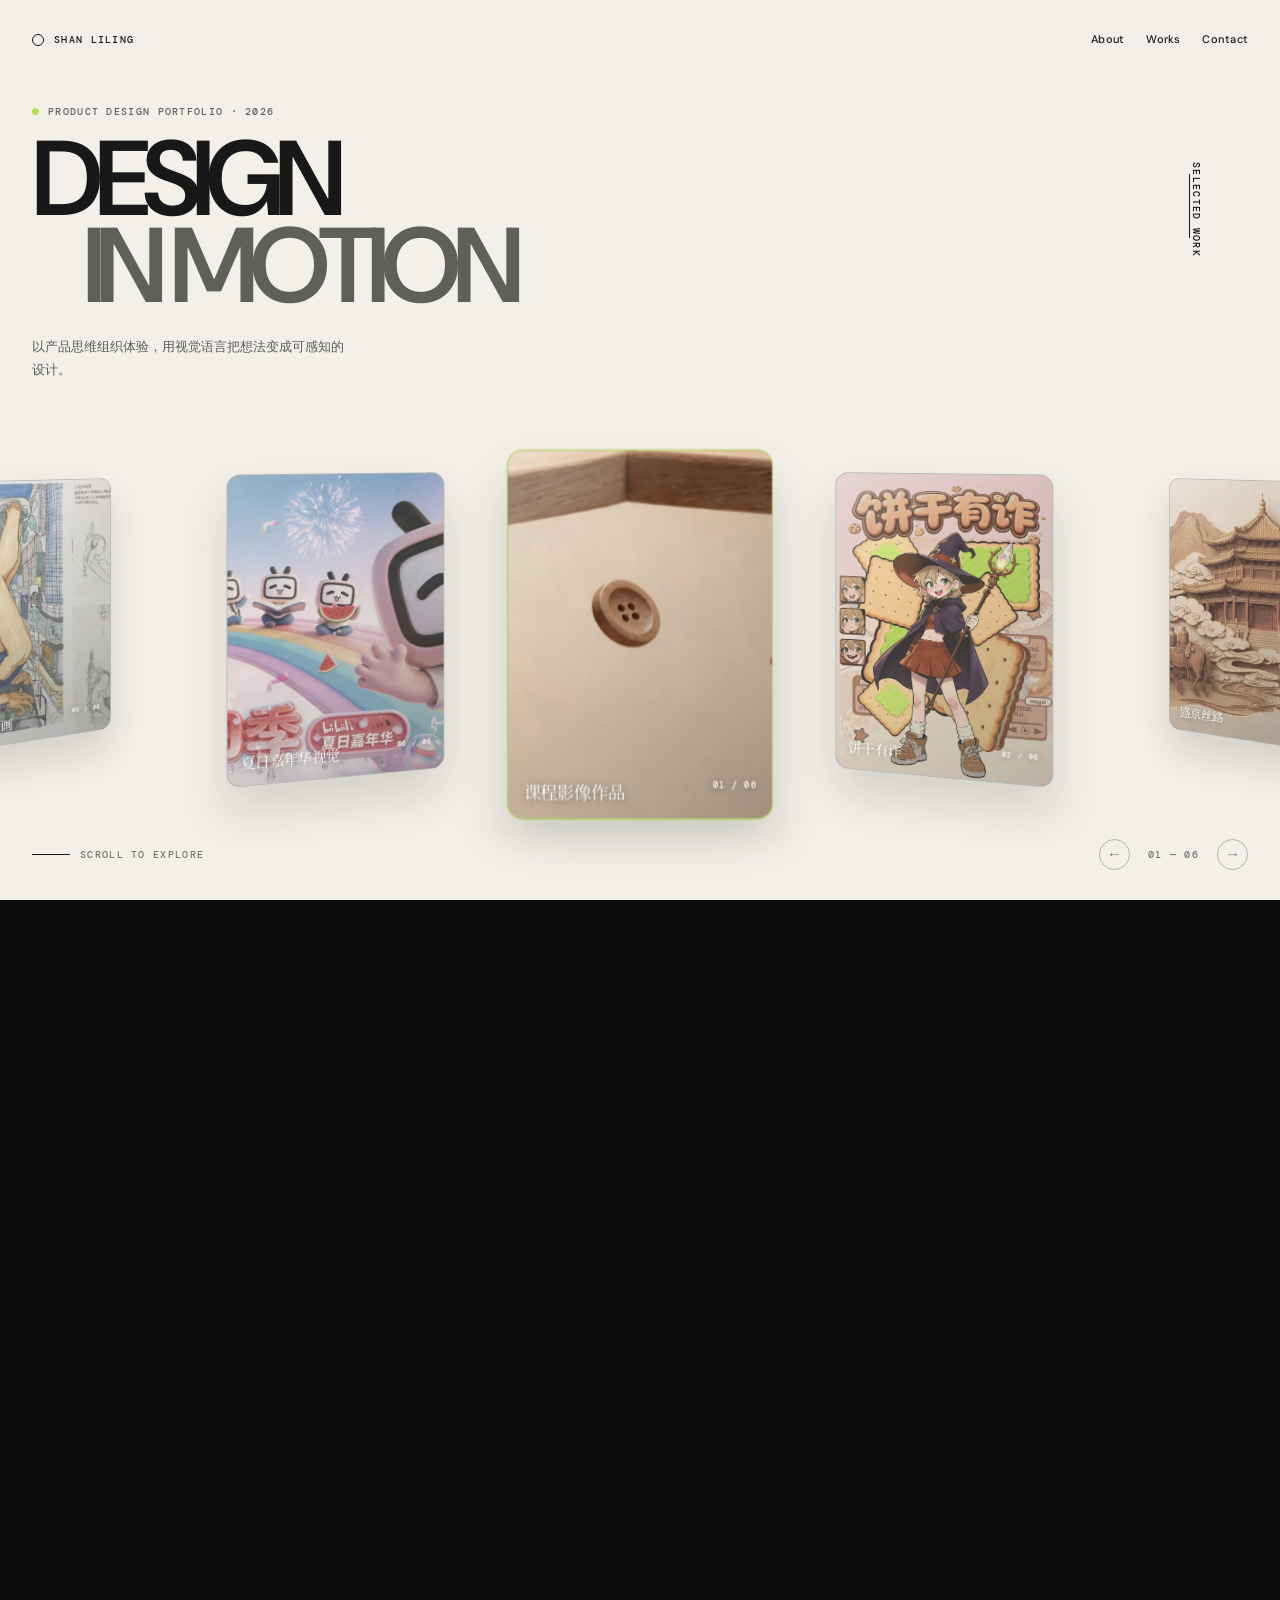
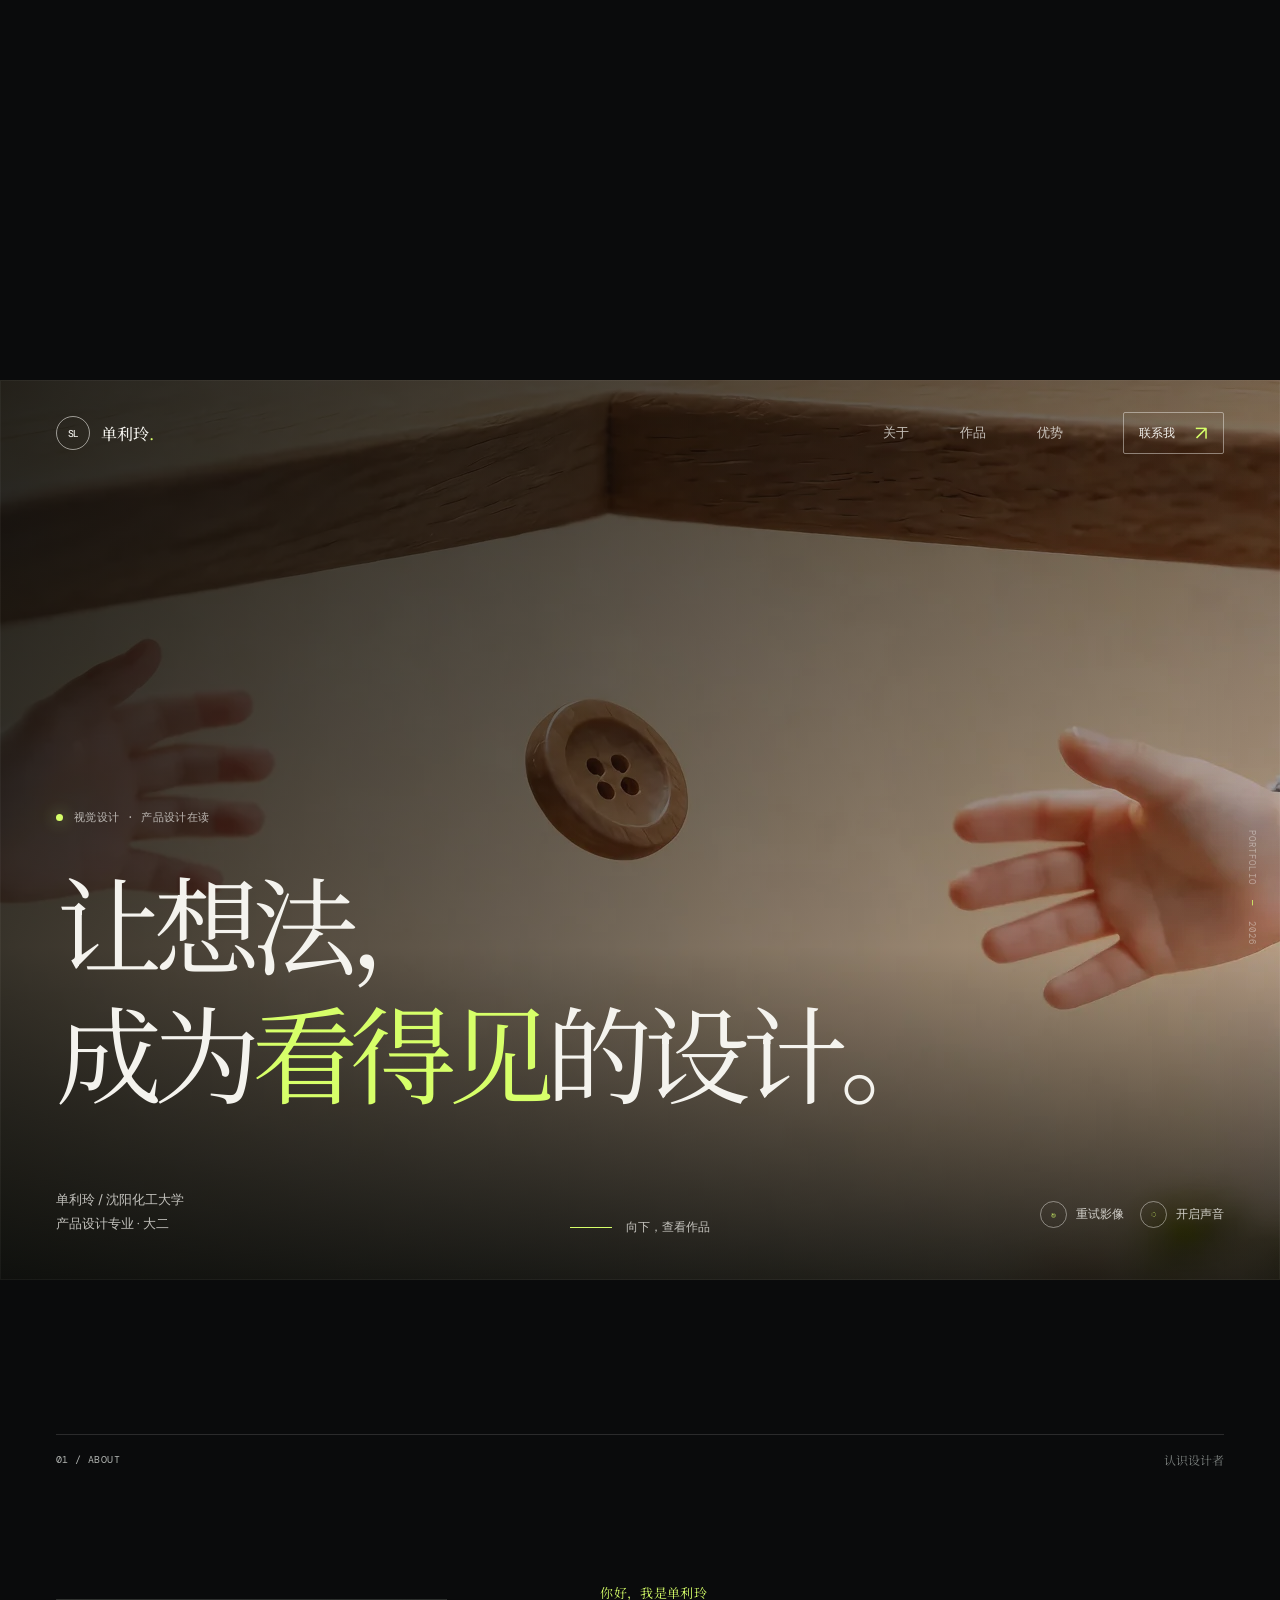
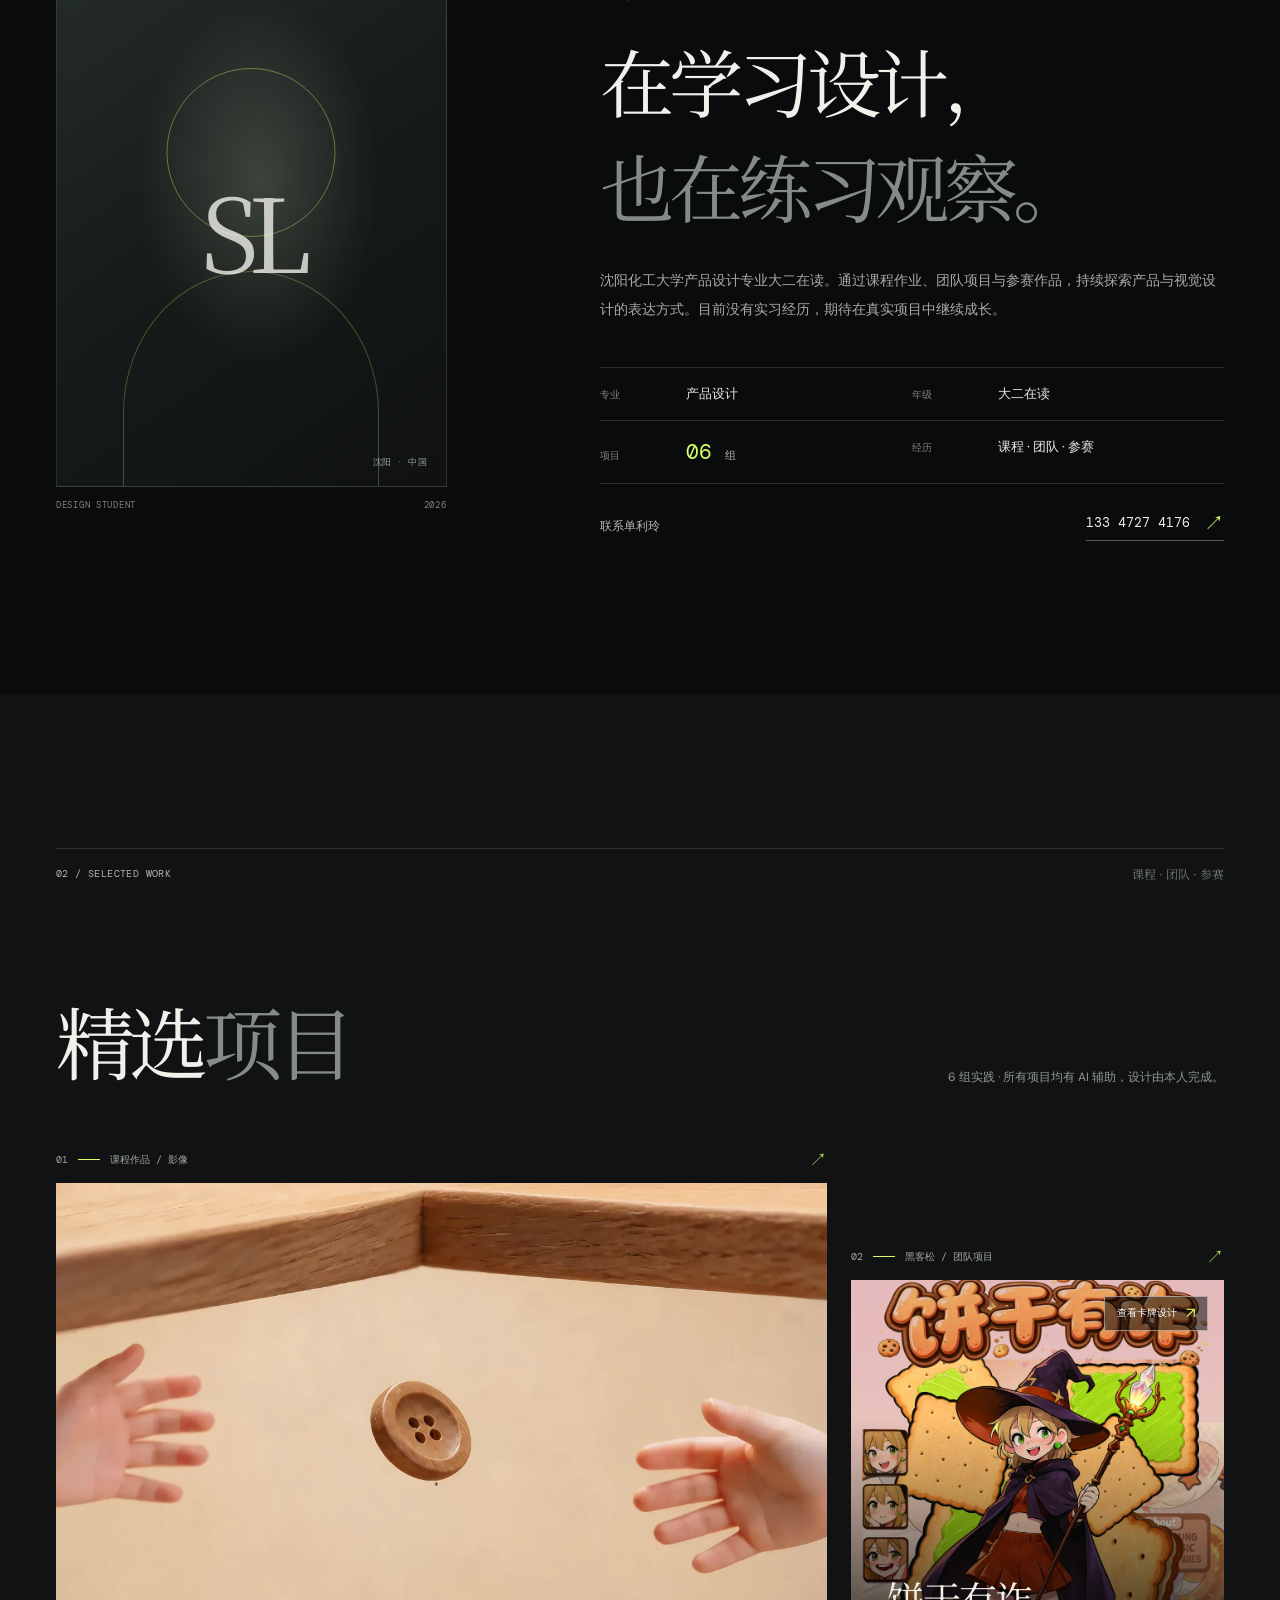
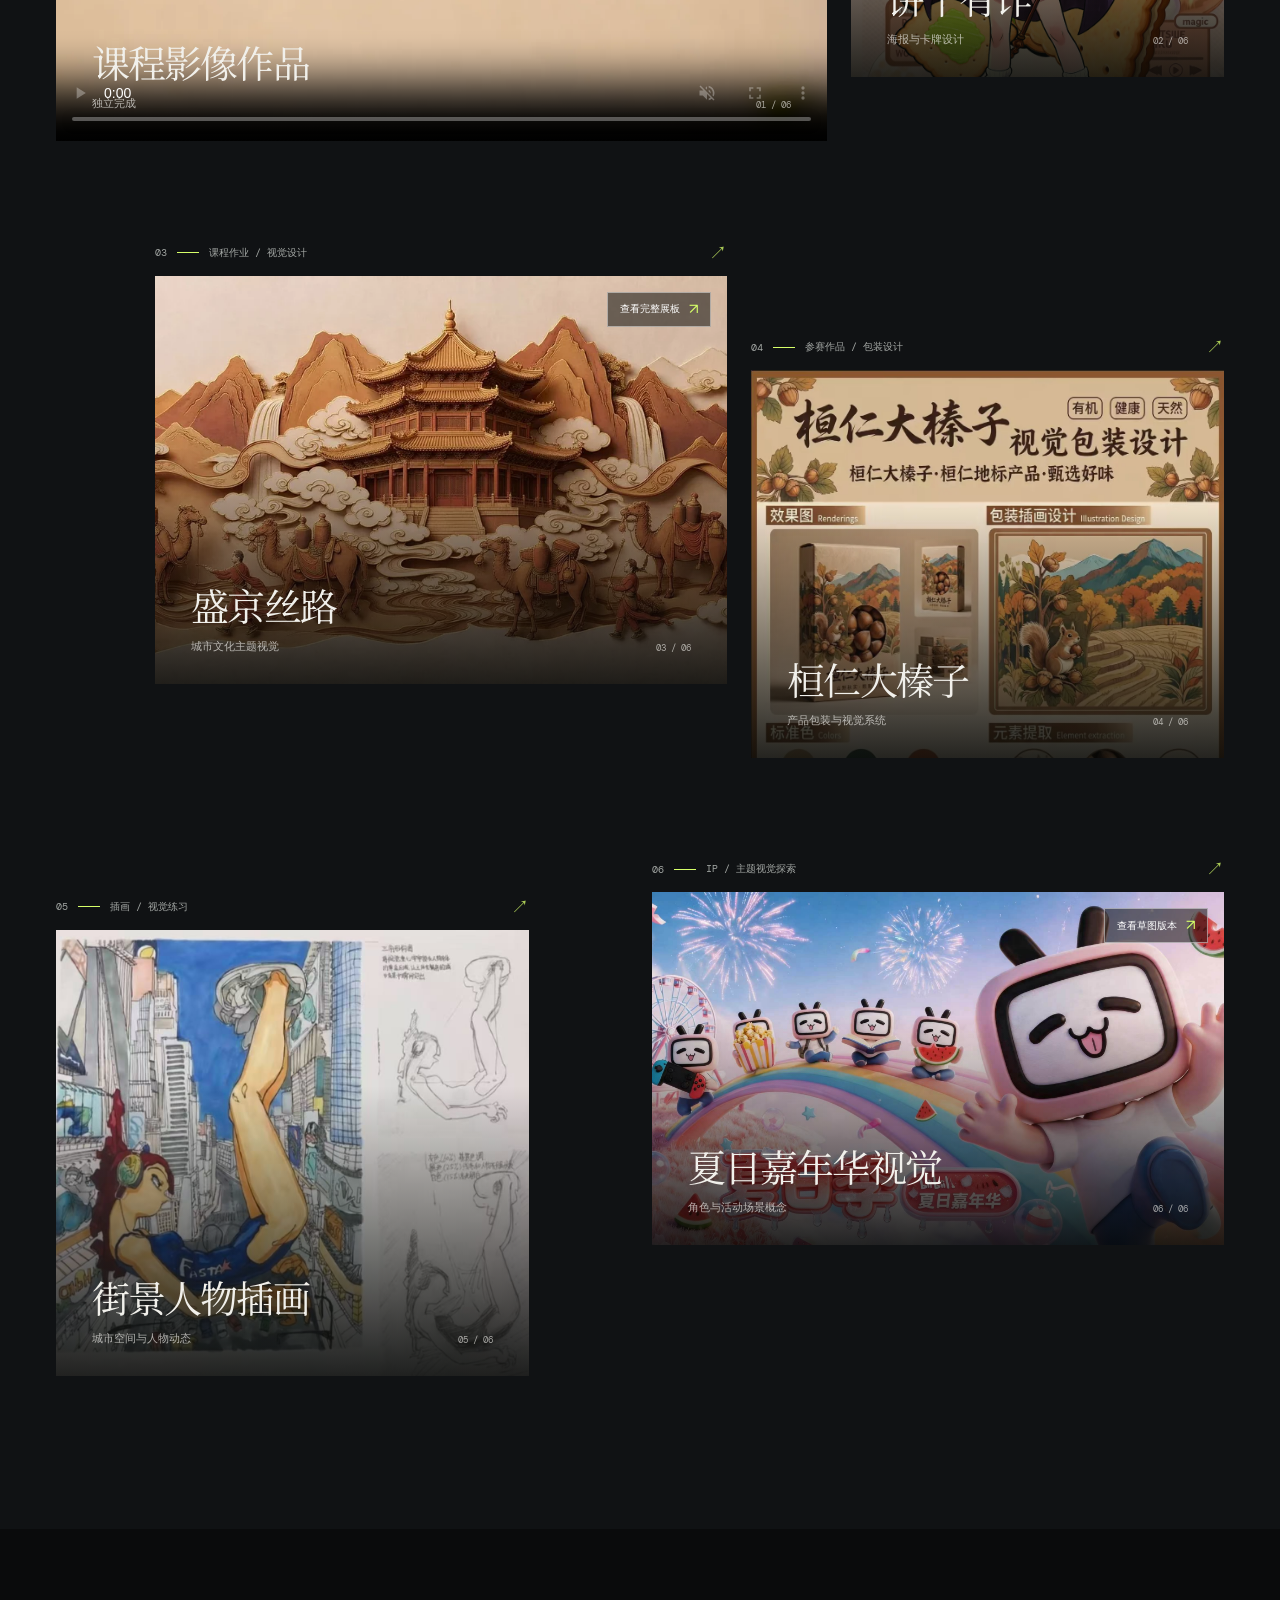
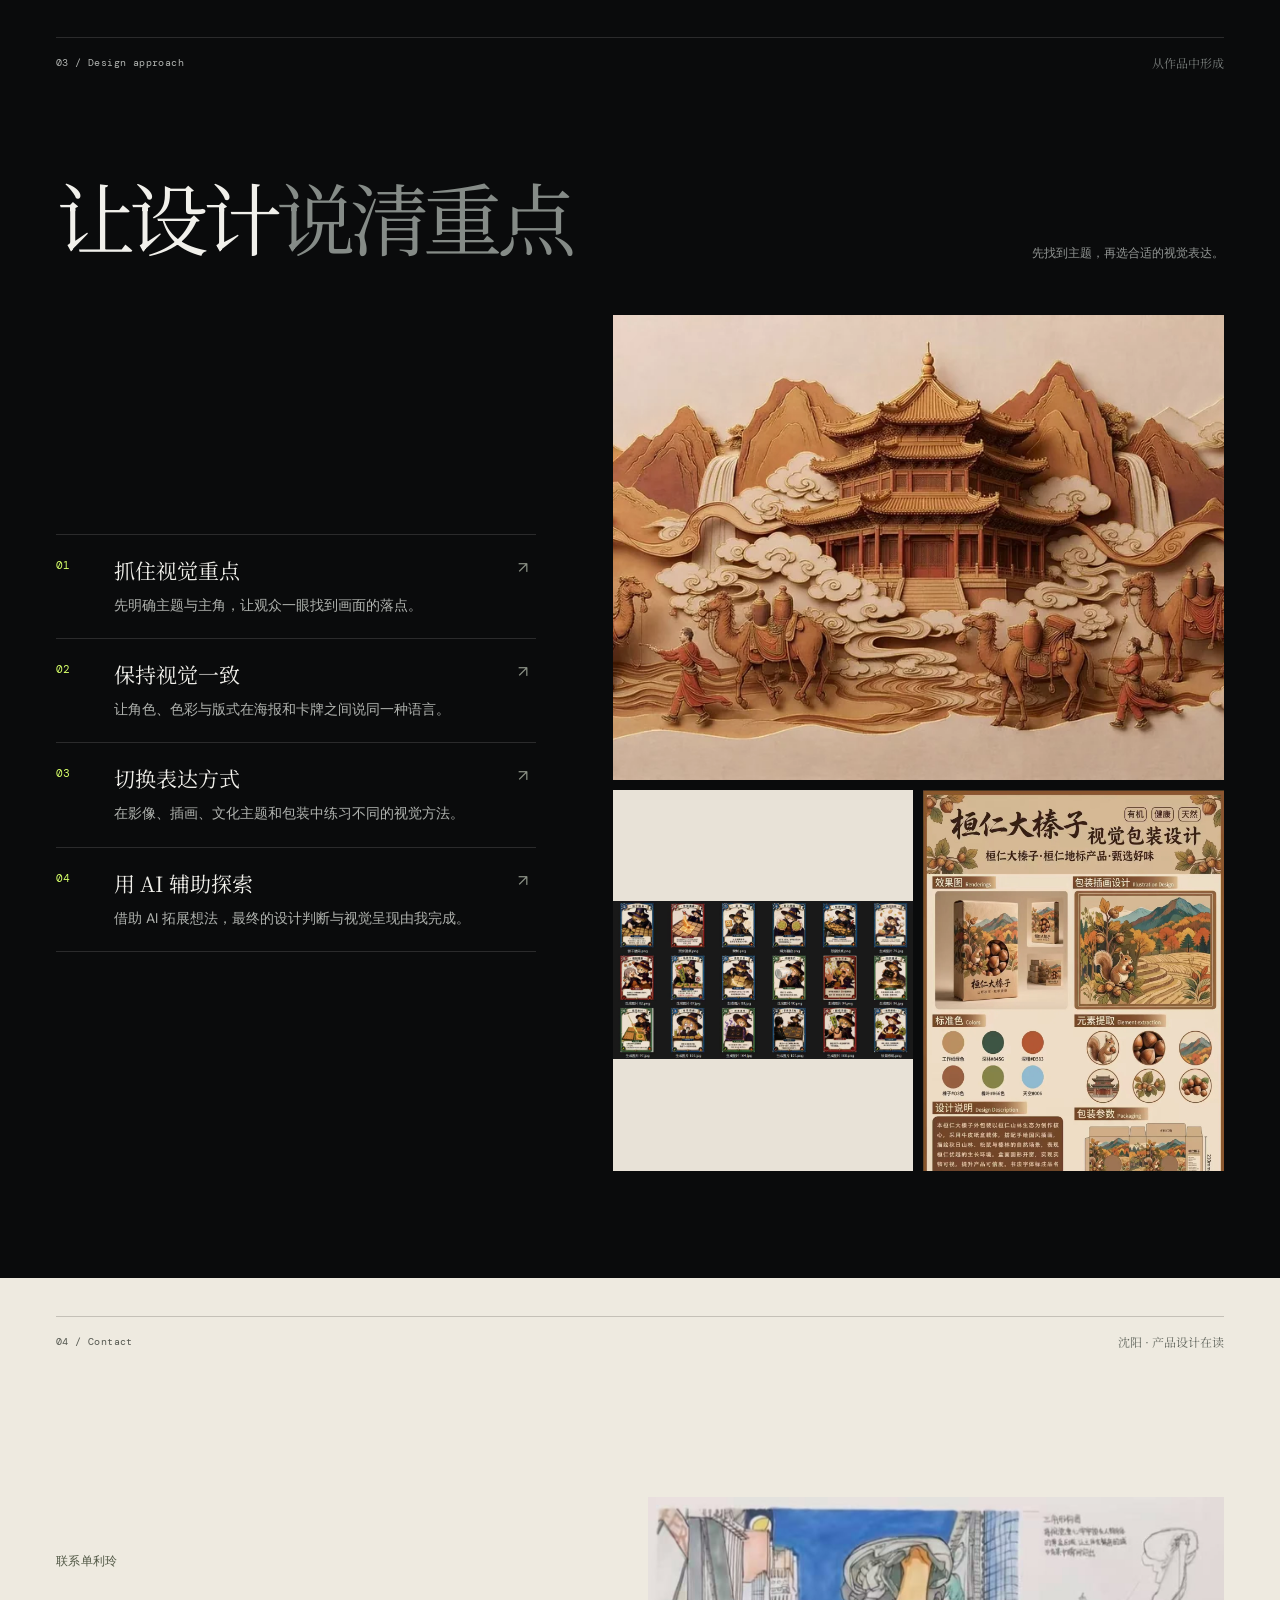
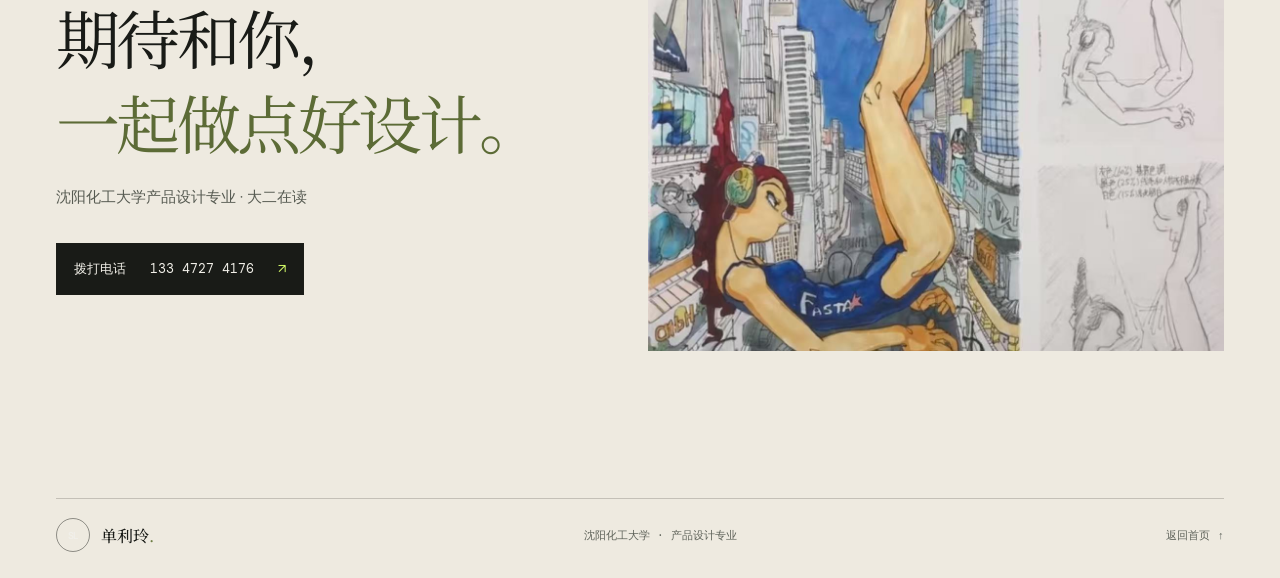
<file: index.html>
<!doctype html>
<html lang="zh-CN">
  <head>
    <meta charset="UTF-8" />
    <meta name="viewport" content="width=device-width, initial-scale=1.0" />
    <meta name="theme-color" content="#f3f0e9" />
    <meta name="description" content="单利玲产品设计作品集：DESIGN IN MOTION。沈阳化工大学产品设计专业在读。" />
    <title>DESIGN IN MOTION — 单利玲</title>
    <script type="module" crossorigin src="./assets/index-D1FJwjSS.js"></script>
    <link rel="stylesheet" crossorigin href="./assets/index-BjDh52-R.css">
  </head>
  <body>
    <div id="root"></div>
  </body>
</html>
</file>
<file: assets/index-BjDh52-R.css>
@import"https://fonts.googleapis.com/css2?family=DM+Mono:wght@400;500&family=DM+Sans:wght@400;500;600;700&family=Noto+Serif+SC:wght@400;500;600&display=swap";:root{font-family:DM Sans,Microsoft YaHei,sans-serif;color:#f1f0eb;background:#0a0b0c;font-synthesis:none;text-rendering:optimizeLegibility;-webkit-font-smoothing:antialiased;--bg: #0a0b0c;--panel: #101214;--paper: #f1f0eb;--muted: #919493;--line: rgba(238, 240, 236, .14);--lime: #d6ff69;--mono: "DM Mono", monospace;--sans: "DM Sans", "Microsoft YaHei", sans-serif;--serif: "Noto Serif SC", "Songti SC", serif;--wrap: min(1700px, calc(100% - 112px) );--ease: cubic-bezier(.2, .75, .2, 1)}*{box-sizing:border-box}html{scroll-behavior:auto;scroll-padding-top:88px}body{margin:0;min-width:320px;background:var(--bg)}button,a{font:inherit}a{color:inherit}button:focus-visible,a:focus-visible{outline:2px solid var(--lime);outline-offset:5px}::selection{color:var(--bg);background:var(--lime)}.wrap{width:var(--wrap);margin-inline:auto}.skip-link{position:fixed;z-index:50;top:12px;left:12px;padding:12px 16px;color:#080a08;background:var(--lime);transform:translateY(-150%)}.skip-link:focus{transform:translateY(0)}.sr-only{position:absolute;width:1px;height:1px;padding:0;margin:-1px;overflow:hidden;clip:rect(0,0,0,0);white-space:nowrap;border:0}.motion-intro{position:relative;height:100svh;min-height:620px;overflow:clip;isolation:isolate;color:#171817;background:#f3f0e9}.motion-intro__frame{position:relative;z-index:2;display:grid;width:min(100% - 64px,1440px);height:100%;margin:0 auto;padding:28px 0 30px;grid-template-rows:auto 1fr auto;pointer-events:none}.motion-intro__topbar a,.motion-intro__topbar nav,.motion-intro__controls,.motion-intro__controls button{pointer-events:auto}.motion-intro__topbar,.motion-intro__footer{display:flex;align-items:center;justify-content:space-between;gap:22px;font-family:var(--mono);font-size:10px;font-weight:500;line-height:1;letter-spacing:.13em}.motion-intro__mark{display:inline-flex;align-items:center;gap:10px;color:inherit;text-decoration:none}.motion-intro__mark:before{width:10px;height:10px;border:1.5px solid currentColor;border-radius:50%;content:""}.motion-intro__topbar nav{display:flex;gap:22px}.motion-intro__topbar nav a{position:relative;padding:6px 0;color:inherit;font-family:var(--sans);font-size:11px;font-weight:500;letter-spacing:.02em;text-decoration:none}.motion-intro__topbar nav a:after{position:absolute;right:0;bottom:1px;left:0;height:1px;background:currentColor;content:"";transform:scaleX(0);transform-origin:right;transition:transform .3s ease}.motion-intro__topbar nav a:hover:after,.motion-intro__topbar nav a:focus-visible:after{transform:scaleX(1);transform-origin:left}.motion-intro__copy{align-self:start;max-width:840px;padding-top:clamp(38px,6vh,54px);pointer-events:none}.motion-intro__eyebrow{display:flex;align-items:center;gap:9px;margin:0;color:#5f615b;font-family:var(--mono);font-size:10px;font-weight:500;letter-spacing:.13em}.motion-intro__eyebrow:before{width:7px;height:7px;border-radius:50%;background:#b9df4f;content:""}.motion-intro__copy h1{max-width:820px;margin:18px 0 0;color:#171817;font-family:var(--sans);font-size:clamp(3.7rem,8.3vw,8.5rem);font-weight:600;line-height:.82;letter-spacing:-.085em}.motion-intro__copy h1 span{display:block}.motion-intro__copy h1 span:last-child{padding-left:.48em;color:#5e605a}.motion-intro__summary{max-width:320px;margin:26px 0 0;color:#5a5c56;font-size:13px;line-height:1.75}.motion-intro__footer{color:#76766f}.motion-intro__scroll{display:inline-flex;align-items:center;gap:10px}.motion-intro__scroll:before{width:38px;height:1px;background:#171817;content:""}.motion-intro__gallery{position:absolute;z-index:1;inset:0;overflow:hidden;perspective:1500px;perspective-origin:50% 48%;touch-action:pan-y}.motion-intro__track{position:absolute;inset:0;transform-style:preserve-3d}.motion-intro__card{position:absolute;top:71%;left:50%;display:block;width:clamp(180px,19vw,292px);aspect-ratio:.72;border:0;padding:0;background:transparent;cursor:pointer;opacity:var(--card-opacity);transform:translate3d(var(--card-x),var(--card-y),var(--card-z)) translate(-50%,-50%) rotateY(var(--card-angle)) scale(var(--card-scale));transform-style:preserve-3d;transition:opacity .4s ease,transform .58s cubic-bezier(.22,.72,.2,1);will-change:transform,opacity}.motion-intro__card:focus-visible{outline:2px solid #171817;outline-offset:5px}.motion-intro__face{position:absolute;inset:0;overflow:hidden;border:1px solid rgba(255,255,255,.62);border-radius:15px;background:#252824;box-shadow:0 28px 50px #1e1f1c2e,inset 0 1px #fff6;backface-visibility:hidden}.motion-intro__face:before{position:absolute;z-index:2;inset:0;background:linear-gradient(135deg,rgba(255,255,255,.32),transparent 34%,rgba(0,0,0,.22));content:"";pointer-events:none}.motion-intro__face img{display:block;width:100%;height:100%;object-fit:cover;filter:saturate(.75) contrast(.95);transform:scale(1.03)}.motion-intro__card:nth-child(4) img{object-position:50% 30%}.motion-intro__card:nth-child(2) img{object-position:50% 50%}.motion-intro__card-meta{position:absolute;z-index:3;right:14px;bottom:13px;left:14px;display:flex;justify-content:space-between;gap:10px;color:#fff;text-shadow:0 1px 7px rgba(0,0,0,.42)}.motion-intro__card-meta strong{font-family:var(--serif);font-size:16px;font-weight:400;letter-spacing:-.04em}.motion-intro__card-meta span{font-family:var(--mono);font-size:8px;font-weight:500;letter-spacing:.1em}.motion-intro__card.is-featured .motion-intro__face{outline:2px solid rgba(185,223,79,.85);outline-offset:-2px}.motion-intro__controls{display:flex;align-items:center;gap:18px}.motion-intro__controls button{display:grid;width:31px;height:31px;place-items:center;border:1px solid rgba(23,24,23,.28);border-radius:50%;color:inherit;background:transparent;cursor:pointer;font-size:15px;transition:color .2s ease,border-color .2s ease,background .2s ease,transform .2s ease}.motion-intro__controls button:hover{color:#f3f0e9;border-color:#171817;background:#171817;transform:scale(1.06)}.motion-intro__controls button:active{transform:scale(.96)}.motion-intro__kicker{position:absolute;z-index:4;top:18%;right:clamp(22px,6vw,92px);color:#171817;font-family:var(--mono);font-size:10px;font-weight:500;letter-spacing:.13em;writing-mode:vertical-rl}.motion-intro__kicker i{display:block;width:1px;height:64px;margin:12px auto 0;background:#171817}.motion-intro__fade{position:absolute;z-index:1;right:0;bottom:0;left:0;height:8vh;background:linear-gradient(transparent,#f3f0e9eb 78%,#f3f0e9);pointer-events:none}.motion-intro__dialog{position:fixed;inset:0;width:min(1120px,calc(100% - 48px));max-width:none;max-height:min(760px,calc(100% - 48px));overflow:auto;border:1px solid rgba(255,255,255,.5);border-radius:4px;padding:clamp(18px,3vw,36px);color:#171817;background:#f3f0e9;box-shadow:0 35px 120px #00000047}.motion-intro__dialog[open]{transform-origin:calc(50% + var(--zoom-origin-x, 0px)) calc(50% + var(--zoom-origin-y, 0px));animation:project-dialog-in .48s cubic-bezier(.2,.78,.16,1.02) both}.motion-intro__dialog::backdrop{background:#0c0d0cbd;-webkit-backdrop-filter:blur(8px);backdrop-filter:blur(8px)}.motion-intro__dialog[open]::backdrop{animation:project-backdrop-in .42s ease both}.motion-intro__dialog-top{display:flex;align-items:center;justify-content:space-between;gap:18px;margin-bottom:22px;color:#646660;font-family:var(--mono);font-size:10px;letter-spacing:.1em}.motion-intro__dialog-top>button{display:grid;width:38px;height:38px;place-items:center;border:1px solid rgba(23,24,23,.24);border-radius:50%;color:inherit;background:transparent;cursor:pointer;font-size:25px;line-height:1;transition:color .2s ease,background .2s ease}.motion-intro__dialog-top>button:hover{color:#f3f0e9;background:#171817}.motion-intro__dialog-grid{display:grid;grid-template-columns:minmax(0,1.2fr) minmax(280px,.8fr);gap:clamp(26px,5vw,68px);align-items:center}.motion-intro__dialog-art{display:grid;min-height:360px;max-height:590px;place-items:center;overflow:hidden;background:#e7e1d6}.motion-intro__dialog-art img,.motion-intro__dialog-art video{display:block;width:100%;max-height:590px;object-fit:contain}.motion-intro__dialog-gallery{display:grid;width:100%;height:min(590px,62vh);min-height:280px;grid-template-columns:repeat(2,minmax(0,1fr));gap:10px}.motion-intro__dialog-gallery img{width:100%;height:100%;min-width:0;object-fit:contain;background:#d9d3c8}.motion-intro__dialog-copy{padding:12px 0}.motion-intro__dialog-kicker{margin:0 0 16px;color:#73756d;font-family:var(--mono);font-size:9px;letter-spacing:.14em}.motion-intro__dialog-copy h2{margin:0;font-family:var(--serif);font-size:clamp(34px,4vw,56px);font-weight:400;letter-spacing:-.06em}.motion-intro__dialog-type{margin:9px 0 24px;color:#74766f;font-size:12px}.motion-intro__dialog-highlight{max-width:35em;margin:0;font-size:15px;line-height:1.85}.motion-intro__dialog-copy h3{margin:31px 0 13px;font-family:var(--mono);font-size:10px;font-weight:500;letter-spacing:.12em}.motion-intro__dialog-copy ul{display:grid;gap:11px;margin:0;padding:0;list-style:none}.motion-intro__dialog-copy li{position:relative;padding-left:18px;color:#555750;font-size:12px;line-height:1.7}.motion-intro__dialog-copy li:before{position:absolute;top:.68em;left:0;width:6px;height:6px;border-radius:50%;background:#9abc43;content:""}.motion-intro__dialog-nav{display:flex;justify-content:space-between;gap:14px;margin-top:34px;border-top:1px solid rgba(23,24,23,.16);padding-top:17px}.motion-intro__dialog-nav button{border:0;padding:8px 0;color:#171817;background:transparent;cursor:pointer;font-size:11px;transition:color .2s ease,transform .2s ease}.motion-intro__dialog-nav button:hover{color:#788e3e;transform:translateY(-1px)}@keyframes project-dialog-in{0%{opacity:0;transform:scale(.54)}to{opacity:1;transform:scale(1)}}@keyframes project-backdrop-in{0%{opacity:0}to{opacity:1}}@media(max-width:720px){.motion-intro__frame{width:calc(100% - 36px);padding-top:20px}.motion-intro__topbar nav{gap:14px}.motion-intro__topbar nav a{font-size:10px}.motion-intro__copy{align-self:start;padding-top:8svh}.motion-intro__copy h1{font-size:clamp(3.45rem,18vw,5.2rem);line-height:.86}.motion-intro__copy h1 span:last-child{padding-left:.22em}.motion-intro__summary{margin:22px 0 0;font-size:12px}.motion-intro__gallery{perspective:920px;perspective-origin:50% 55%}.motion-intro__card{top:56%;width:clamp(150px,47vw,210px)}.motion-intro__controls{gap:9px}.motion-intro__controls button{width:28px;height:28px}.motion-intro__kicker{top:62%;right:12px}.motion-intro__footer{font-size:8px}.motion-intro__dialog{width:calc(100% - 24px);max-height:calc(100% - 24px);padding:16px}.motion-intro__dialog-top{margin-bottom:15px;font-size:8px}.motion-intro__dialog-grid{grid-template-columns:1fr;gap:19px}.motion-intro__dialog-art{min-height:200px;max-height:36svh}.motion-intro__dialog-art img,.motion-intro__dialog-art video{max-height:36svh}.motion-intro__dialog-copy{padding:0 2px 4px}.motion-intro__dialog-kicker{margin-bottom:9px}.motion-intro__dialog-copy h2{font-size:34px}.motion-intro__dialog-type{margin:5px 0 13px}.motion-intro__dialog-highlight{font-size:13px;line-height:1.65}.motion-intro__dialog-copy h3{margin:18px 0 8px}.motion-intro__dialog-copy ul{gap:6px}.motion-intro__dialog-copy li{font-size:11px}.motion-intro__dialog-nav{margin-top:15px;padding-top:9px}}@media(prefers-reduced-motion:reduce){.motion-intro__dialog[open],.motion-intro__dialog[open]::backdrop{animation:none}}.hero{position:relative;display:flex;min-height:100svh;flex-direction:column;justify-content:space-between;overflow:hidden;padding:32px 0 44px;isolation:isolate;background:#151918}.hero__video,.hero__shade{position:absolute;z-index:-2;inset:0;width:100%;height:100%}.hero__video{object-fit:cover;object-position:center 48%}.hero__shade{z-index:-1;background:linear-gradient(90deg,#050807c4,#0508078c 42%,#05080729),linear-gradient(0deg,rgba(5,8,7,.8),transparent 37%,rgba(5,8,7,.42))}.hero:after{position:absolute;z-index:-1;inset:0;border:1px solid rgba(255,255,255,.045);content:"";pointer-events:none}.hero__top{display:flex;align-items:center;justify-content:space-between;gap:24px}.signature{display:inline-flex;align-items:center;gap:11px;color:var(--paper);text-decoration:none;font-family:var(--serif);font-size:16px;font-weight:500;white-space:nowrap}.signature__seal{display:grid;width:34px;height:34px;place-items:center;border:1px solid rgba(241,240,235,.58);border-radius:50%;color:var(--paper);font-family:DM Sans,sans-serif;font-size:10px;letter-spacing:-.04em}.signature__dot{color:var(--lime)}.hero-nav{display:flex;align-items:center;gap:clamp(24px,4vw,64px);margin-left:auto;margin-right:36px}.hero-nav a{position:relative;padding:9px 0;color:#f1f0ebc7;text-decoration:none;font-size:13px;transition:color .2s ease}.hero-nav a:after{position:absolute;right:0;bottom:3px;left:0;height:1px;background:var(--lime);content:"";transform:scaleX(0);transform-origin:left;transition:transform .3s var(--ease)}.hero-nav a:hover{color:#fff}.hero-nav a:hover:after{transform:scaleX(1)}.contact-button{display:inline-flex;min-height:42px;align-items:center;gap:20px;border:1px solid rgba(241,240,235,.46);border-radius:2px;padding:0 15px;color:var(--paper);text-decoration:none;font-size:12px;transition:color .25s ease,border-color .25s ease,background .25s ease}.contact-button:hover{color:#090b08;border-color:var(--lime);background:var(--lime)}.arrow{display:inline-block;color:var(--lime);font-size:20px;line-height:1;transition:transform .25s var(--ease),color .25s ease}a:hover .arrow,button:hover .arrow{transform:translate(3px,-3px)}.contact-button:hover .arrow{color:#10120d}.hero__content{width:var(--wrap);margin-top:auto;margin-bottom:0;padding-top:clamp(120px,22vh,260px)}.hero__eyebrow,.eyebrow{display:flex;align-items:center;gap:11px;color:#f1f0ebb8;font-family:var(--mono);font-size:11px;letter-spacing:.03em}.status-dot{position:relative;width:7px;height:7px;border-radius:50%;background:var(--lime);box-shadow:0 0 15px #d6ff6999}.hero h1{max-width:1120px;margin:32px 0 0;color:#f4f3ee;font-family:var(--serif);font-size:clamp(56px,8.3vw,132px);font-weight:400;line-height:1.22;letter-spacing:-.075em;text-wrap:balance}.hero h1>span{display:block}.hero__accent{color:var(--lime)}.hero__bottom{display:grid;grid-template-columns:1fr 1fr 1fr;align-items:end;gap:24px;margin-top:clamp(42px,8vh,90px)}.hero__bottom p{margin:0;color:#f1f0ebc7;font-size:13px;line-height:1.85}.hero__scroll{display:inline-flex;width:fit-content;align-items:center;gap:14px;justify-self:center;color:#f1f0ebc7;text-decoration:none;font-size:12px}.scroll-line{position:relative;display:block;width:42px;height:1px;overflow:hidden;background:#f1f0eb5c}.scroll-line:after{position:absolute;inset:0;background:var(--lime);content:""}.hero__media-controls{display:flex;align-items:center;justify-self:end;gap:16px}.hero__playback,.hero__sound{display:inline-flex;align-items:center;gap:9px;border:0;padding:8px 0;color:#f1f0ebd6;background:none;cursor:pointer;font-size:12px}.hero__playback .sound-icon,.hero__sound .sound-icon{flex:0 0 auto}.hero__sound .arrow{margin-left:4px}.sound-icon{display:grid;width:27px;height:27px;place-items:center;border:1px solid rgba(241,240,235,.45);border-radius:50%;color:var(--lime);font-size:10px;transition:color .2s,background .2s,border-color .2s}.hero__playback:hover .sound-icon,.hero__sound:hover .sound-icon{color:var(--bg);border-color:var(--lime);background:var(--lime)}.hero__serial{position:absolute;top:50%;right:22px;color:#f1f0eb73;font-family:var(--mono);font-size:9px;letter-spacing:.12em;writing-mode:vertical-rl}.hero__serial span{margin:9px 0;color:var(--lime)}.section{position:relative;padding:clamp(96px,12vw,176px) 0}.section-kicker{display:flex;align-items:center;justify-content:space-between;gap:20px;border-top:1px solid var(--line);padding-top:16px;color:#b2b5b2;font-family:var(--mono);font-size:10px;letter-spacing:.04em}.section-kicker span:last-child{color:#777c7a;font-family:var(--serif);font-size:12px;letter-spacing:0}.about{background:#0a0b0c}.about__grid{display:grid;grid-template-columns:minmax(280px,.77fr) minmax(0,1.23fr);align-items:center;gap:clamp(64px,12vw,190px);padding-top:clamp(54px,8vw,116px)}.about__portrait{max-width:480px}.portrait-placeholder{position:relative;display:grid;aspect-ratio:.8;overflow:hidden;place-items:center;border:1px solid rgba(241,240,235,.12);color:#f1f0ebe0;background:radial-gradient(ellipse at 52% 37%,rgba(191,207,183,.22),transparent 42%),linear-gradient(145deg,#232b28,#161a18 48%,#0f1211)}.portrait-placeholder:before{position:absolute;top:14%;left:50%;width:43%;aspect-ratio:1;border:1px solid rgba(214,255,105,.38);border-radius:50%;content:"";transform:translate(-50%)}.portrait-placeholder:after{position:absolute;right:17%;bottom:-14%;left:17%;height:58%;border:1px solid rgba(214,255,105,.26);border-bottom:0;border-radius:50% 50% 0 0;content:""}.portrait-placeholder>span{position:relative;z-index:1;margin-top:-30px;color:#f1f0ebcc;font-family:var(--serif);font-size:clamp(58px,8vw,110px);font-weight:400;letter-spacing:-.1em}.portrait-placeholder i{position:absolute;right:18px;bottom:17px;color:#9a9f9b;font-family:var(--mono);font-size:9px;font-style:normal;letter-spacing:.06em}.about__portrait-note{display:flex;justify-content:space-between;padding-top:12px;color:#7e8381;font-family:var(--mono);font-size:9px;letter-spacing:.08em}.about__copy{max-width:700px}.about__copy .eyebrow{margin-bottom:26px;color:var(--lime);font-family:var(--serif);font-size:13px}.about__copy h2,.work__heading h2,.strengths__heading h2{margin:0;font-family:var(--serif);font-size:clamp(42px,5.8vw,80px);font-weight:400;line-height:1.42;letter-spacing:-.07em}.about__copy h2 span,.work__heading h2 span,.strengths__heading h2 span{color:#858b87}.about__bio{max-width:630px;margin:27px 0 0;color:#a7aaa8;font-size:14px;line-height:2.1}.about__facts{display:grid;grid-template-columns:1fr 1fr;border-top:1px solid var(--line);margin-top:42px}.about__facts>div{display:grid;grid-template-columns:74px 1fr;align-items:baseline;gap:12px;border-bottom:1px solid var(--line);padding:17px 0}.about__facts span{color:#7e8380;font-family:var(--mono);font-size:10px}.about__facts strong{color:#e8e9e5;font-size:13px;font-weight:500}.about__facts strong:has(small){color:var(--lime);font-family:var(--mono);font-size:21px;font-weight:400}.about__facts small{color:#abb0ac;font-family:DM Sans,sans-serif;font-size:11px}.about__phone{display:flex;align-items:center;justify-content:space-between;gap:20px;margin-top:29px;color:#b5b9b5;text-decoration:none;font-size:12px}.about__phone strong{display:inline-flex;align-items:center;gap:14px;border-bottom:1px solid rgba(241,240,235,.34);padding:0 0 7px;color:var(--paper);font-family:var(--mono);font-size:13px;font-weight:400}.work{background:#101214}.work__heading,.strengths__heading{display:flex;align-items:end;justify-content:space-between;gap:32px;margin:clamp(54px,8vw,112px) 0 54px}.work__heading h2,.strengths__heading h2{font-size:clamp(48px,6.2vw,92px)}.work__heading p,.strengths__heading p{margin:0 0 11px;color:#929694;font-size:12px}.project-list{display:grid;grid-template-columns:repeat(12,minmax(0,1fr));gap:clamp(52px,8vw,120px) 24px;align-items:start}.project{min-width:0}.project:nth-child(1){grid-column:1 / span 8}.project:nth-child(2){grid-column:9 / span 4;margin-top:26%}.project:nth-child(3){grid-column:2 / span 6}.project:nth-child(4){grid-column:8 / span 5;margin-top:20%}.project:nth-child(5){grid-column:1 / span 5;margin-top:8%}.project:nth-child(6){grid-column:7 / span 6}.project__topline{display:flex;align-items:center;justify-content:space-between;margin-bottom:14px;color:#a3a7a4;font-family:var(--mono);font-size:10px}.project__topline>span{display:inline-flex;align-items:center;gap:10px}.project__topline i{display:block;width:22px;height:1px;background:var(--lime)}.project__arrow{color:#d6ff69c7;font-size:18px}.project__art{position:relative;overflow:hidden;aspect-ratio:1.38;background:#202522;isolation:isolate}.project__art:after{position:absolute;z-index:0;inset:35% 0 0;background:linear-gradient(transparent,#040605db);content:"";pointer-events:none;transition:opacity .25s ease}.project__art img{display:block;width:100%;height:100%;object-fit:cover;transition:transform .7s var(--ease),filter .5s ease}.project__video{position:absolute;z-index:1;inset:0;display:block;width:100%;height:100%;background:#101214;object-fit:cover;object-position:50% 44%}.project--playing .project__art:after{opacity:0}.project--playing .project__caption{opacity:0;pointer-events:none}.project__caption{transition:opacity .2s ease}.project--film .project__art img{object-position:50% 44%}.project--cookie .project__art{aspect-ratio:.94}.project--cookie .project__art img{object-position:center 30%}.project--shengjing .project__art{aspect-ratio:1.4}.project--shengjing .project__art img[src$="shengjing-board.webp"]{object-fit:contain;background:#d7c3a4}.project--hazelnut .project__art{aspect-ratio:1.22}.project--hazelnut .project__art img{object-position:top center}.project--illustration .project__art{aspect-ratio:1.06}.project--illustration .project__art img{object-position:center 40%}.project--carnival .project__art{aspect-ratio:1.62}.project--carnival .project__art img{object-position:center}.project__art.is-expanded img{object-fit:contain!important;background:#171817}.project__art.is-expanded:after{opacity:0}.project__caption{position:absolute;z-index:1;right:clamp(16px,3vw,36px);bottom:clamp(15px,3vw,30px);left:clamp(16px,3vw,36px);display:flex;align-items:end;justify-content:space-between;gap:12px}.project__caption h3{margin:0;font-family:var(--serif);font-size:clamp(23px,3vw,38px);font-weight:400;letter-spacing:-.05em}.project__caption p{margin:7px 0 0;color:#f1f0ebb3;font-size:11px}.project__number{color:#f1f0eba6;font-family:var(--mono);font-size:9px;white-space:nowrap}.project__play{position:absolute;z-index:2;inset:0;display:grid;width:100%;height:100%;place-items:center;border:0;border-radius:0;color:#fff;background:transparent;cursor:pointer}.project__play span{display:grid;width:54px;height:54px;place-items:center;margin-left:3px;border:1px solid rgba(255,255,255,.72);border-radius:50%;color:#fff;background:#090c0a5c;font-size:12px;transition:color .2s,background .2s,border .2s}.project__play:hover span,.project__play:focus-visible span{color:#10120d;border-color:var(--lime);background:var(--lime)}.project__play:focus-visible{outline:2px solid var(--lime);outline-offset:-5px}.project__expand{position:absolute;z-index:3;top:16px;right:16px;display:inline-flex;align-items:center;gap:9px;border:1px solid rgba(255,255,255,.48);padding:9px 12px;color:#fff;background:#06080785;cursor:pointer;font-size:10px;transition:background .2s,color .2s}.project__expand:hover{color:var(--bg);background:var(--lime)}.project__expand .arrow{font-size:15px}.project__art.is-expanded .project__caption{opacity:0}.strengths{padding:clamp(80px,8.4vw,120px) 0;background:#0a0b0c}.strengths__heading{margin:clamp(52px,7vw,96px) 0 42px}.strengths__body{display:grid;grid-template-columns:minmax(0,.88fr) minmax(0,1.12fr);align-items:center;gap:clamp(42px,6vw,88px)}.strength-list{margin:0;border-top:1px solid var(--line);padding:0;list-style:none}.strength-item{display:grid;grid-template-columns:44px minmax(0,1fr) 18px;align-items:start;gap:14px;border-bottom:1px solid var(--line);padding:20px 0}.strength-item__no{padding-top:3px;color:var(--lime);font-family:var(--mono);font-size:11px}.strength-item h3{margin:0;color:var(--paper);font-family:var(--serif);font-size:21px;font-weight:400}.strength-item p{max-width:390px;margin:8px 0 0;color:#b0b3af;font-size:14px;line-height:1.8}.strength-item__arrow{padding-top:2px;color:#8c9287;font-size:16px;transition:color .2s ease,transform .2s ease}.strength-item:hover .strength-item__arrow{color:var(--lime);transform:translate(2px,-2px)}.strengths__proof{display:grid;min-height:400px;grid-template-columns:repeat(2,minmax(0,1fr));grid-template-rows:1.1fr .9fr;gap:10px}.strengths__proof figure{display:grid;min-width:0;min-height:0;margin:0;overflow:hidden;place-items:center;background:#e8e2d7}.strengths__proof-main{grid-column:1 / -1}.strengths__proof-main img{object-fit:cover!important}.strengths__proof img{display:block;width:100%;height:100%;object-fit:contain}.contact-section{position:relative;display:flex;min-height:100svh;flex-direction:column;justify-content:space-between;padding:38px 0 26px;color:#191b17;background:#eeeae0}.contact-section__inner{display:flex;min-height:calc(100svh - 64px);flex-direction:column}.contact-section .section-kicker{border-color:#191b1733;color:#555850}.contact-section .section-kicker span:last-child{color:#666a61}.contact-section__main{display:grid;flex:1;grid-template-columns:minmax(0,.95fr) minmax(0,1.05fr);align-items:center;gap:clamp(36px,5.5vw,84px);margin:0;padding:58px 0}.contact-section__copy .eyebrow{margin:0 0 24px;color:#505744;font-family:var(--mono);font-size:12px}.contact-section__main h2{max-width:620px;margin:0;font-family:var(--serif);font-size:clamp(48px,5vw,72px);font-weight:400;line-height:1.32;letter-spacing:-.055em}.contact-section__main h2 span{color:#5c6b36}.contact-section__note{margin:22px 0 0;color:#575b52;font-size:15px;line-height:1.7}.contact-section__art{display:grid;width:100%;aspect-ratio:1.27;margin:0;overflow:hidden;place-items:center;background:#e5e2dc}.contact-section__art img{display:block;width:100%;height:100%;object-fit:contain}.contact-cta{display:inline-flex;min-height:52px;align-items:center;justify-content:space-between;gap:24px;margin-top:32px;border:1px solid #1b1d18;padding:0 17px;color:#f2f0e9;background:#191b17;text-decoration:none;transition:color .2s ease,background .2s ease,border-color .2s ease}.contact-cta span{font-size:13px}.contact-cta strong{font-family:var(--mono);font-size:13px;font-weight:400}.contact-cta .arrow{color:var(--lime);transition:transform .2s ease,color .2s ease}.contact-cta:hover{color:#191b17;border-color:var(--lime);background:var(--lime)}.contact-cta:hover .arrow{color:#191b17;transform:translate(2px,-2px)}.contact-section__foot{display:flex;align-items:center;justify-content:space-between;gap:24px;border-top:1px solid rgba(25,27,23,.2);padding-top:19px}.contact-section__foot .signature{color:#191b17}.contact-section__foot .signature__seal{border-color:#191b1773}.contact-section__foot .signature__dot{color:#6c7d42}.contact-section__foot>span,.contact-section__foot>a:last-child{color:#5e6259;font-family:var(--mono);font-size:11px;text-decoration:none}@media(min-width:1800px){.hero h1{font-size:144px}}@media(max-width:1000px){:root{--wrap: calc(100% - 72px) }.hero h1{font-size:clamp(64px,9vw,104px)}.about__grid{gap:64px}.strengths__body{grid-template-columns:minmax(0,1fr) minmax(0,1fr);gap:34px}.strengths__proof{min-height:360px}.contact-section__main{grid-template-columns:1fr;gap:28px;padding:42px 0}.contact-section__art{aspect-ratio:1.6}.project:nth-child(1){grid-column:1 / span 8}.project:nth-child(2){grid-column:9 / span 4;margin-top:38%}.project:nth-child(3){grid-column:1 / span 7}.project:nth-child(4){grid-column:8 / span 5;margin-top:18%}}@media(max-width:680px){:root{--wrap: calc(100% - 40px) }html{scroll-padding-top:62px}.hero{min-height:100svh;padding:21px 0 25px}.hero__top{gap:12px}.signature{gap:8px;font-size:14px}.signature__seal{width:29px;height:29px;font-size:9px}.hero-nav{gap:17px;margin-right:0}.hero-nav a{font-size:11px}.contact-button{min-height:34px;gap:6px;padding:0 9px;font-size:10px}.contact-button .arrow{font-size:16px}.hero__content{padding-top:25vh}.hero__eyebrow{font-size:9px}.hero h1{margin-top:22px;font-size:clamp(47px,11.8vw,74px);line-height:1.35;letter-spacing:-.09em}.hero__bottom{grid-template-columns:1fr auto;gap:20px 12px;margin-top:56px}.hero__bottom p{font-size:11px}.hero__scroll{display:none}.hero__media-controls{gap:12px}.hero__playback,.hero__sound{gap:6px;font-size:10px}.hero__playback .sound-icon,.hero__sound .sound-icon{width:24px;height:24px}.hero__serial{top:52%;right:10px;font-size:7px}.section{padding:82px 0}.section-kicker{font-size:8px}.section-kicker span:last-child{font-size:10px}.about__grid{grid-template-columns:1fr;gap:45px;padding-top:50px}.about__portrait{width:min(76%,320px)}.portrait-placeholder{aspect-ratio:.94}.portrait-placeholder:before{width:34%}.portrait-placeholder:after{right:10%;left:10%;height:52%}.portrait-placeholder>span{font-size:68px}.about__copy .eyebrow{margin-bottom:18px}.about__copy h2{font-size:clamp(44px,11vw,65px)}.about__bio{margin-top:17px;font-size:13px}.about__facts{margin-top:27px}.about__facts>div{grid-template-columns:50px 1fr;gap:7px;padding:13px 0}.about__facts strong{font-size:11px}.about__facts span{font-size:9px}.about__phone{align-items:flex-start;flex-direction:column;gap:12px}.work__heading,.strengths__heading{align-items:flex-start;flex-direction:column;gap:8px;margin:54px 0 34px}.work__heading h2,.strengths__heading h2{font-size:56px}.strengths__heading h2{font-size:clamp(44px,12vw,52px);line-height:1.28}.work__heading p,.strengths__heading p{font-size:11px}.project-list{grid-template-columns:1fr;gap:43px}.project:nth-child(n){grid-column:1 / -1;margin-top:0}.project:nth-child(2){width:86%;margin-left:auto}.project:nth-child(3){width:91%}.project:nth-child(4){width:88%;margin-left:auto}.project:nth-child(5){width:88%;margin-left:0}.project:nth-child(6){width:92%;margin-left:auto}.project--cookie .project__art{aspect-ratio:1.08}.project--film .project__art,.project--shengjing .project__art{aspect-ratio:1.16}.project--hazelnut .project__art{aspect-ratio:1.04}.project--illustration .project__art{aspect-ratio:.94}.project--carnival .project__art{aspect-ratio:1.16}.motion-intro__dialog-gallery{height:34svh;min-height:190px;gap:6px}.project__caption{right:15px;bottom:15px;left:15px}.project__caption h3{font-size:27px}.project__caption p{font-size:10px}.project__number,.project__topline{font-size:8px}.project__play{width:45px;height:45px}.strengths{padding:62px 0 72px}.strengths__heading{margin:42px 0 30px}.strengths__body{grid-template-columns:1fr;gap:28px}.strengths__proof{min-height:0;aspect-ratio:.98;grid-template-rows:1.05fr .9fr}.strength-item{grid-template-columns:34px minmax(0,1fr) 18px;gap:10px;padding:16px 0}.strength-item h3{font-size:19px}.strength-item p{margin-top:7px;font-size:14px}.contact-section{min-height:100svh;padding-top:25px;padding-bottom:20px}.contact-section__inner{min-height:calc(100svh - 45px)}.contact-section__main{grid-template-columns:1fr;gap:24px;padding:38px 0}.contact-section__copy .eyebrow{margin-bottom:16px}.contact-section__main h2{font-size:clamp(40px,10.8vw,58px);line-height:1.26}.contact-section__note{margin-top:13px;font-size:14px}.contact-section__art{aspect-ratio:1.35}.contact-cta{min-height:48px;gap:12px;margin-top:22px;padding:0 13px}.contact-cta span,.contact-cta strong{font-size:12px}.contact-section__foot{flex-wrap:wrap;gap:14px}.contact-section__foot>span{order:3;width:100%}.contact-section__foot .signature{font-size:13px}.contact-section__foot>a:last-child{margin-left:auto}}@media(prefers-reduced-motion:reduce){*,*:before,*:after{scroll-behavior:auto!important;animation-duration:.01ms!important;animation-iteration-count:1!important;transition-duration:.01ms!important}}
</file>
